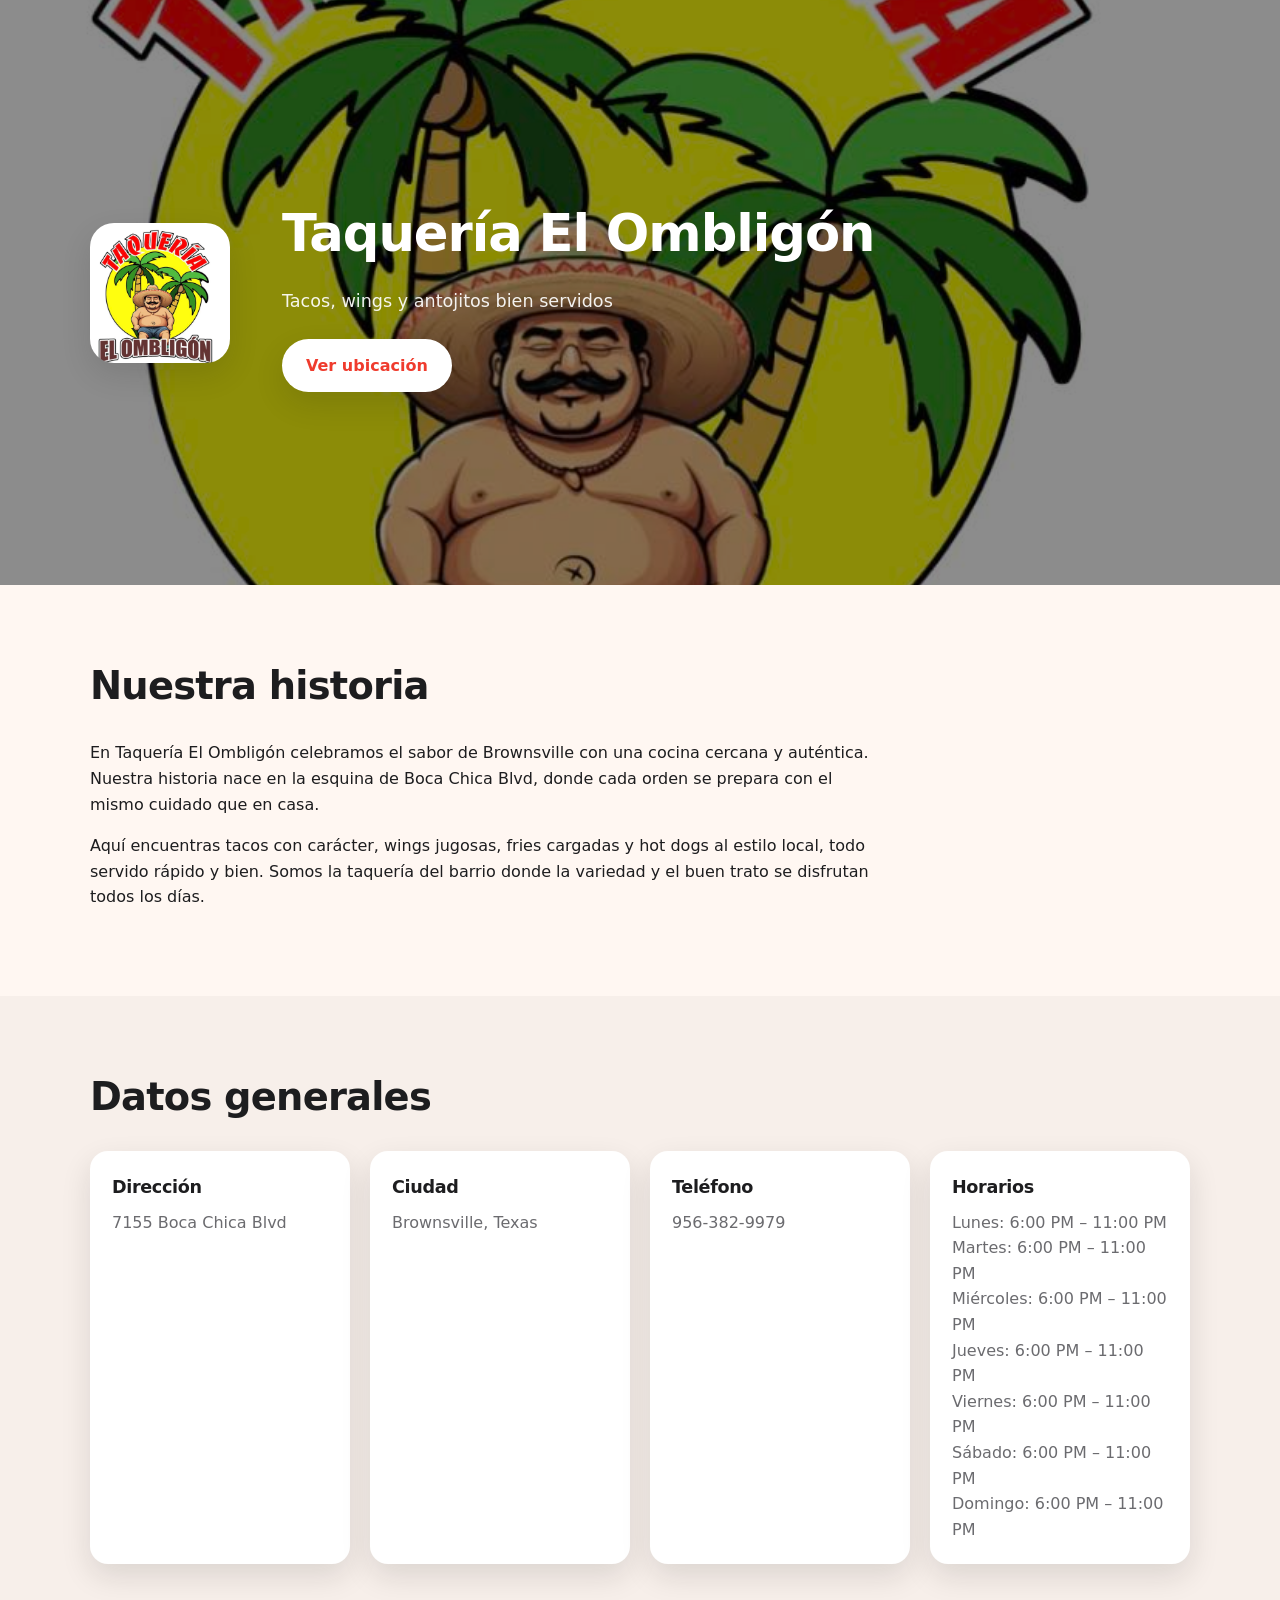
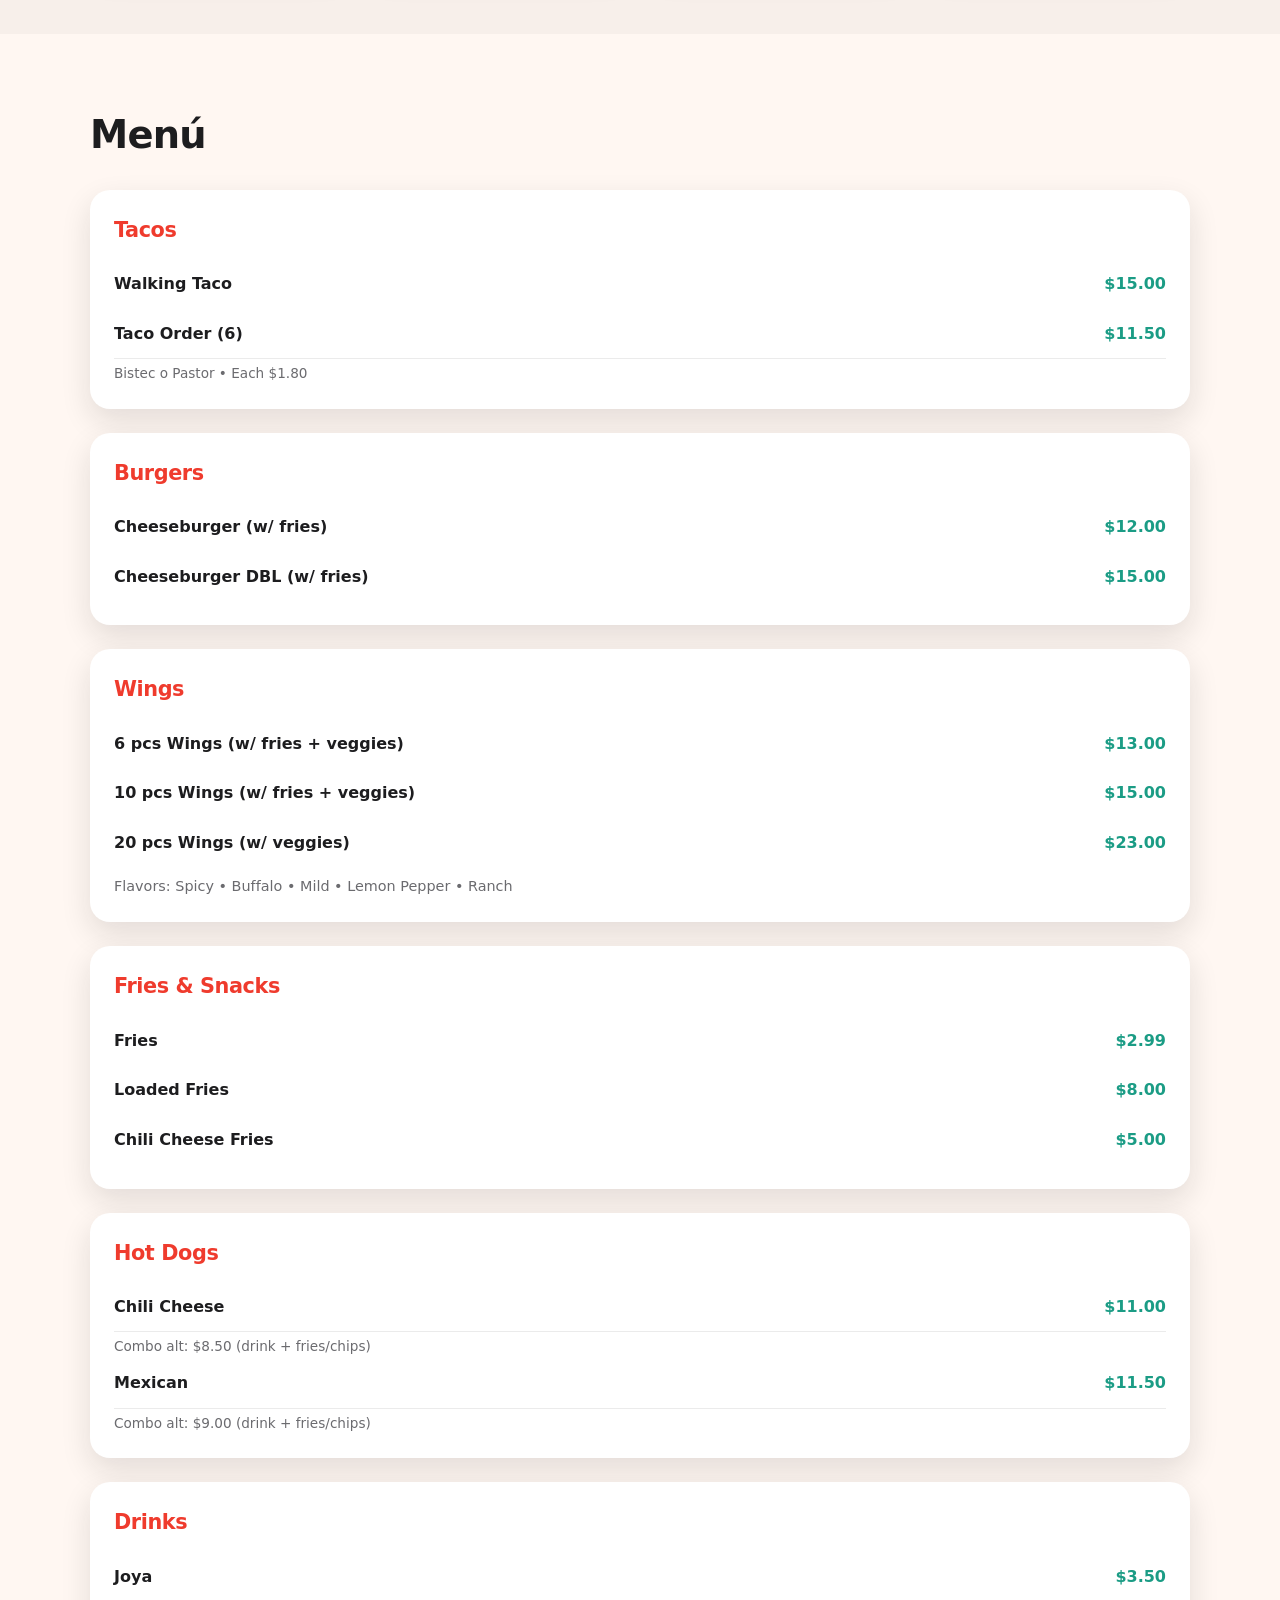
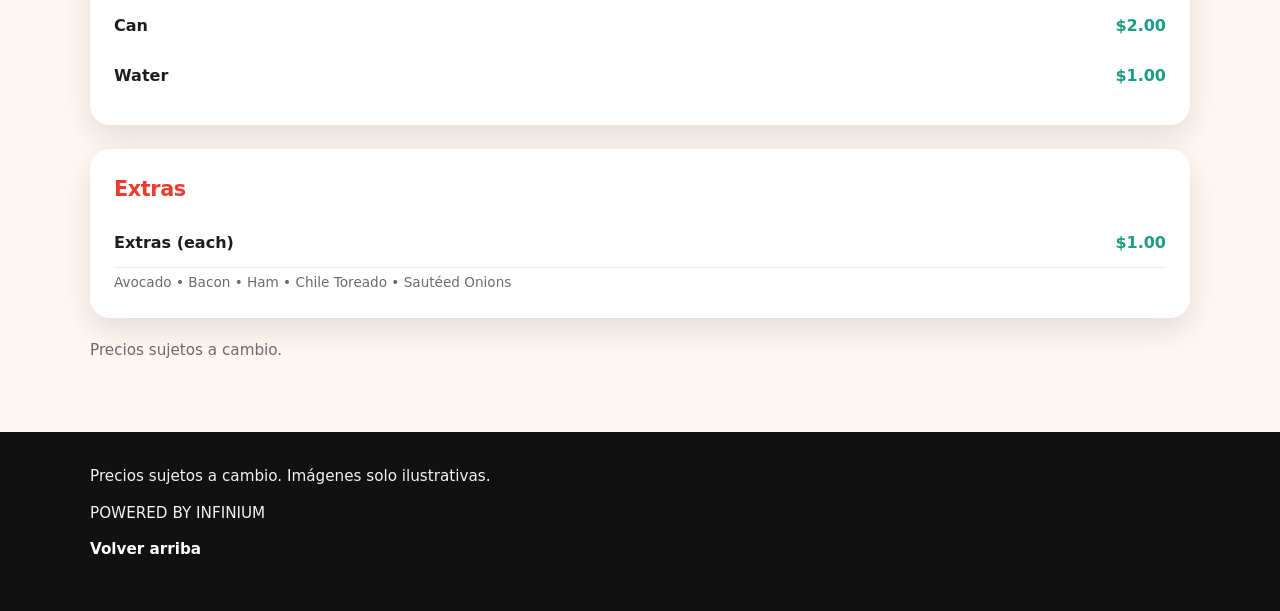
<file: index.html>
<!doctype html>
<html lang="es" data-theme="vivid">
  <head>
    <meta charset="UTF-8" />
    <meta name="viewport" content="width=device-width, initial-scale=1.0" />
    <title>Taquería El Ombligón</title>
    <link rel="stylesheet" href="styles.css" />
  </head>
  <body>
    <header id="top" class="hero">
      <div class="hero-overlay"></div>
      <div class="container hero-content">
        <div class="hero-logo" id="hero-logo"></div>
        <div class="hero-text">
          <h1 id="hero-title"></h1>
          <p id="hero-subtitle"></p>
          <div class="hero-actions" id="hero-actions"></div>
        </div>
      </div>
    </header>

    <main>
      <section id="historia" class="section">
        <div class="container">
          <h2>Nuestra historia</h2>
          <div id="historia-content" class="text-stack"></div>
        </div>
      </section>

      <section id="datos" class="section section-alt">
        <div class="container">
          <h2>Datos generales</h2>
          <div id="datos-content" class="datos-grid"></div>
        </div>
      </section>

      <section id="menu" class="section">
        <div class="container">
          <h2>Menú</h2>
          <div id="menu-content" class="menu-grid"></div>
          <div id="menu-notes" class="menu-notes"></div>
        </div>
      </section>

    </main>

    <footer class="footer">
      <div class="container" id="footer-content"></div>
    </footer>

    <script src="app.js" defer></script>
  </body>
</html>
</file>
<file: styles.css>
:root {
  font-family: "Inter", "Segoe UI", system-ui, -apple-system, sans-serif;
  color: #1d1d1f;
  background: #fff;
}

* {
  box-sizing: border-box;
  margin: 0;
  padding: 0;
}

body {
  line-height: 1.6;
  background: var(--bg);
  color: var(--text);
}

img {
  max-width: 100%;
  display: block;
}

a {
  color: inherit;
  text-decoration: none;
}

:root[data-theme="vivid"] {
  --bg: #fff7f2;
  --text: #1d1d1f;
  --accent: #ef3b2d;
  --accent-2: #ff7b54;
  --accent-3: #1b9c85;
  --card: #ffffff;
  --muted: #6b6b6f;
  --shadow: 0 12px 30px rgba(25, 25, 25, 0.12);
}

:root[data-theme="dark"] {
  --bg: #101112;
  --text: #f2f2f2;
  --accent: #ff7b54;
  --accent-2: #ef3b2d;
  --accent-3: #1b9c85;
  --card: #1a1c1f;
  --muted: #b6b6bd;
  --shadow: 0 12px 30px rgba(0, 0, 0, 0.35);
}

:root[data-theme="light"] {
  --bg: #f7f7fb;
  --text: #1f1f25;
  --accent: #ef3b2d;
  --accent-2: #ff7b54;
  --accent-3: #1b9c85;
  --card: #ffffff;
  --muted: #6d6d78;
  --shadow: 0 12px 30px rgba(34, 34, 34, 0.1);
}

.container {
  width: min(1100px, 92%);
  margin: 0 auto;
}

.section {
  padding: 70px 0;
}

.section-alt {
  background: rgba(0, 0, 0, 0.03);
}

h1,
h2,
h3 {
  font-weight: 700;
  letter-spacing: -0.02em;
}

h1 {
  font-size: clamp(2.2rem, 4vw, 3.5rem);
}

h2 {
  font-size: clamp(1.6rem, 3vw, 2.4rem);
  margin-bottom: 24px;
}

.hero {
  position: relative;
  min-height: 65vh;
  display: flex;
  align-items: center;
  background: var(--accent);
  color: #fff;
  overflow: hidden;
}

.hero-overlay {
  position: absolute;
  inset: 0;
  background: rgba(0, 0, 0, 0.45);
  z-index: 1;
  opacity: 0;
  transition: opacity 0.3s ease;
}

.hero.has-cover .hero-overlay {
  opacity: 1;
}

.hero-content {
  position: relative;
  z-index: 2;
  display: grid;
  gap: 32px;
  grid-template-columns: minmax(0, 160px) minmax(0, 1fr);
  align-items: center;
  padding: 70px 0;
}

.hero-logo img {
  width: 140px;
  height: 140px;
  border-radius: 24px;
  object-fit: cover;
  box-shadow: var(--shadow);
  background: #fff;
}

.hero-text p {
  font-size: 1.1rem;
  max-width: 560px;
  color: rgba(255, 255, 255, 0.92);
  margin-top: 12px;
}

.hero-actions {
  margin-top: 24px;
  display: flex;
  flex-wrap: wrap;
  gap: 12px;
}

.button {
  display: inline-flex;
  align-items: center;
  justify-content: center;
  padding: 14px 24px;
  border-radius: 999px;
  font-weight: 600;
  border: none;
  cursor: pointer;
  transition: transform 0.2s ease, box-shadow 0.2s ease;
  box-shadow: var(--shadow);
}

.button.primary {
  background: var(--accent-3);
  color: #fff;
}

.button.secondary {
  background: #fff;
  color: var(--accent);
}

.button:hover {
  transform: translateY(-2px);
}

.text-stack p {
  margin-bottom: 16px;
  max-width: 800px;
}

.datos-grid {
  display: grid;
  grid-template-columns: repeat(auto-fit, minmax(220px, 1fr));
  gap: 20px;
}

.card {
  background: var(--card);
  border-radius: 18px;
  padding: 22px;
  box-shadow: var(--shadow);
}

.card h3 {
  font-size: 1.1rem;
  margin-bottom: 8px;
}

.card p {
  color: var(--muted);
}

.menu-grid {
  display: grid;
  gap: 24px;
}

.menu-card {
  background: var(--card);
  border-radius: 20px;
  padding: 24px;
  box-shadow: var(--shadow);
}

.menu-card h3 {
  font-size: 1.3rem;
  margin-bottom: 12px;
  color: var(--accent);
}

.menu-note {
  font-size: 0.9rem;
  color: var(--muted);
  margin-top: 8px;
}

.menu-item {
  display: flex;
  align-items: baseline;
  justify-content: space-between;
  padding: 12px 0;
  border-bottom: 1px solid rgba(0, 0, 0, 0.08);
  gap: 16px;
}

.menu-item:last-child {
  border-bottom: none;
}

.menu-item-name {
  font-weight: 600;
}

.menu-item-price {
  font-weight: 700;
  color: var(--accent-3);
}

.menu-item-note {
  font-size: 0.85rem;
  color: var(--muted);
  margin-top: 4px;
}

.menu-notes {
  margin-top: 20px;
  font-size: 0.95rem;
  color: var(--muted);
}

.acciones-grid {
  display: grid;
  grid-template-columns: repeat(auto-fit, minmax(240px, 1fr));
  gap: 20px;
}

.action-card {
  display: flex;
  flex-direction: column;
  gap: 14px;
}

.action-card img {
  width: 180px;
  border-radius: 16px;
  box-shadow: var(--shadow);
  align-self: center;
}

.footer {
  padding: 32px 0 50px;
  background: #111111;
  color: #f1f1f1;
}

.footer-content {
  display: flex;
  flex-direction: column;
  gap: 12px;
  font-size: 0.95rem;
}

.footer a {
  color: #fff;
  font-weight: 600;
}

@media (max-width: 800px) {
  .hero-content {
    grid-template-columns: 1fr;
    text-align: center;
  }

  .hero-logo {
    margin: 0 auto;
  }

  .hero-actions {
    justify-content: center;
  }
}

@media (max-width: 600px) {
  .section {
    padding: 55px 0;
  }

  .menu-item {
    flex-direction: column;
    align-items: flex-start;
  }
}
</file>
